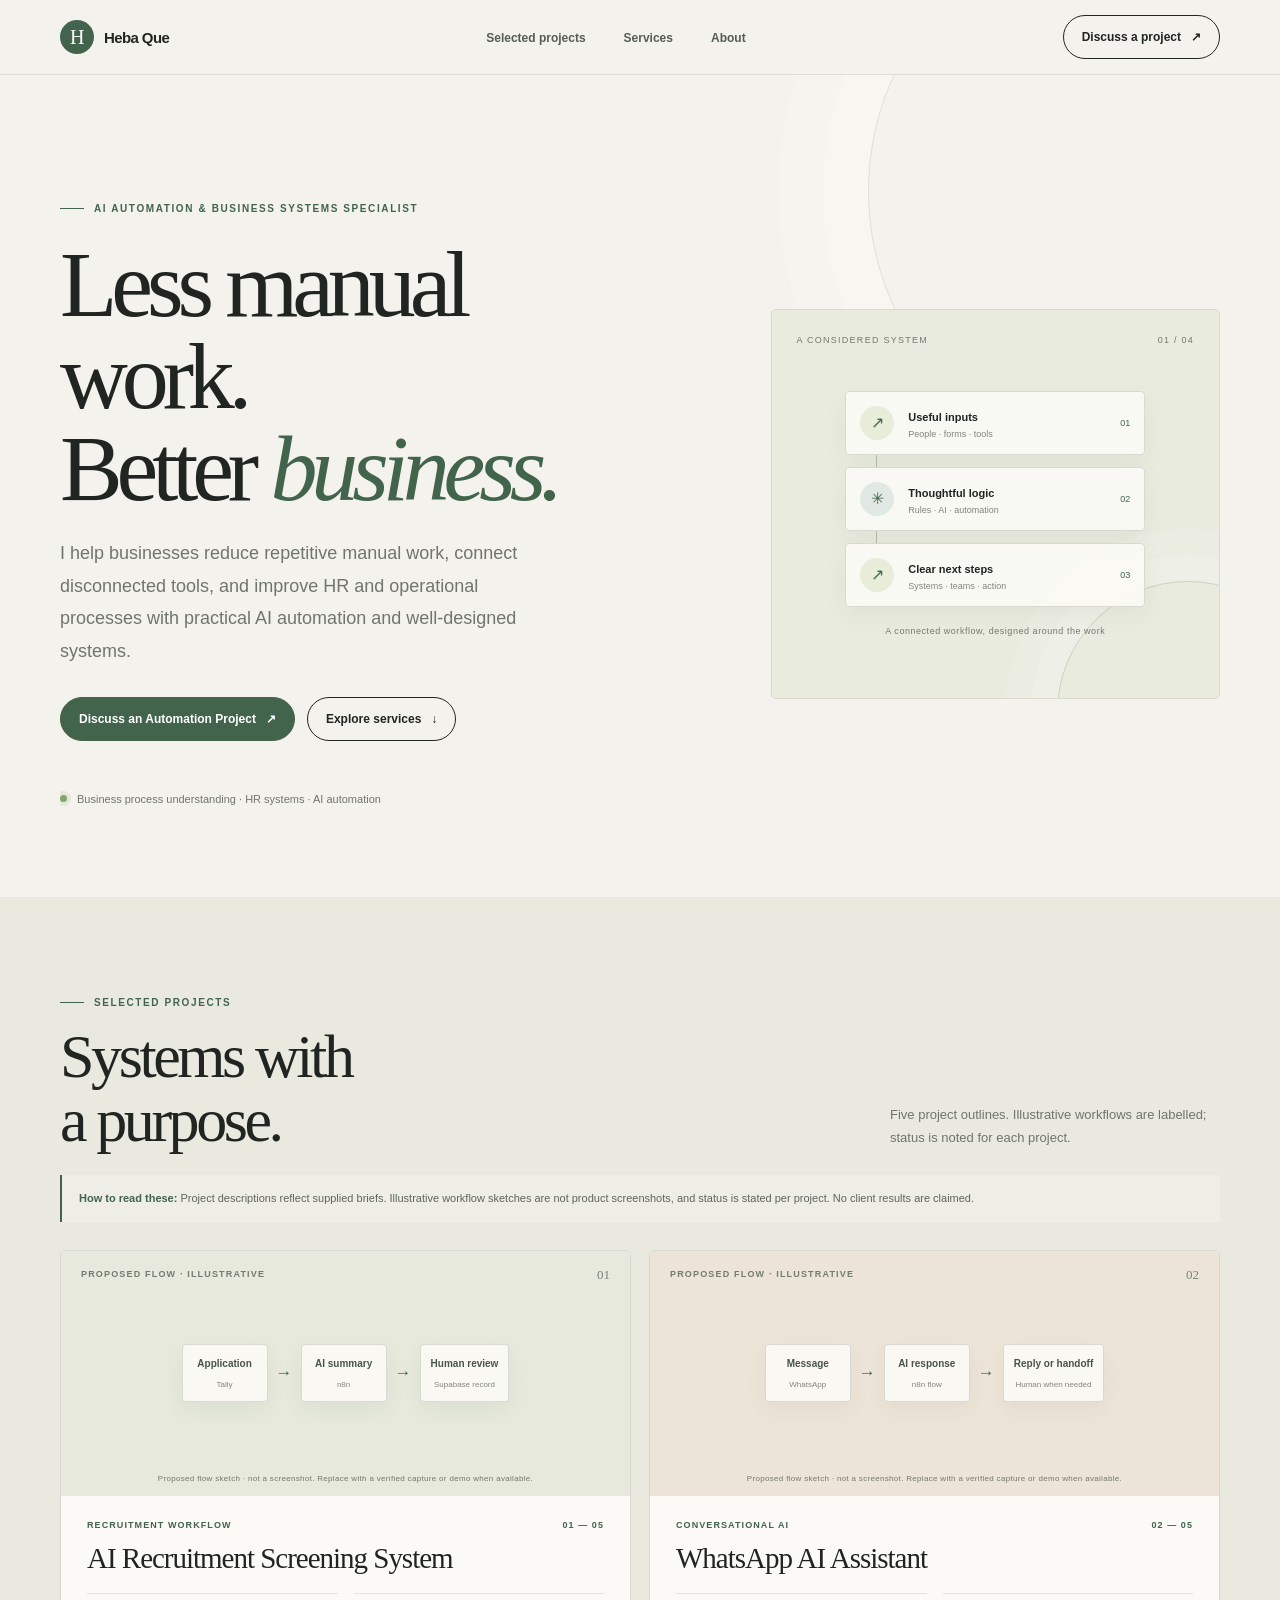
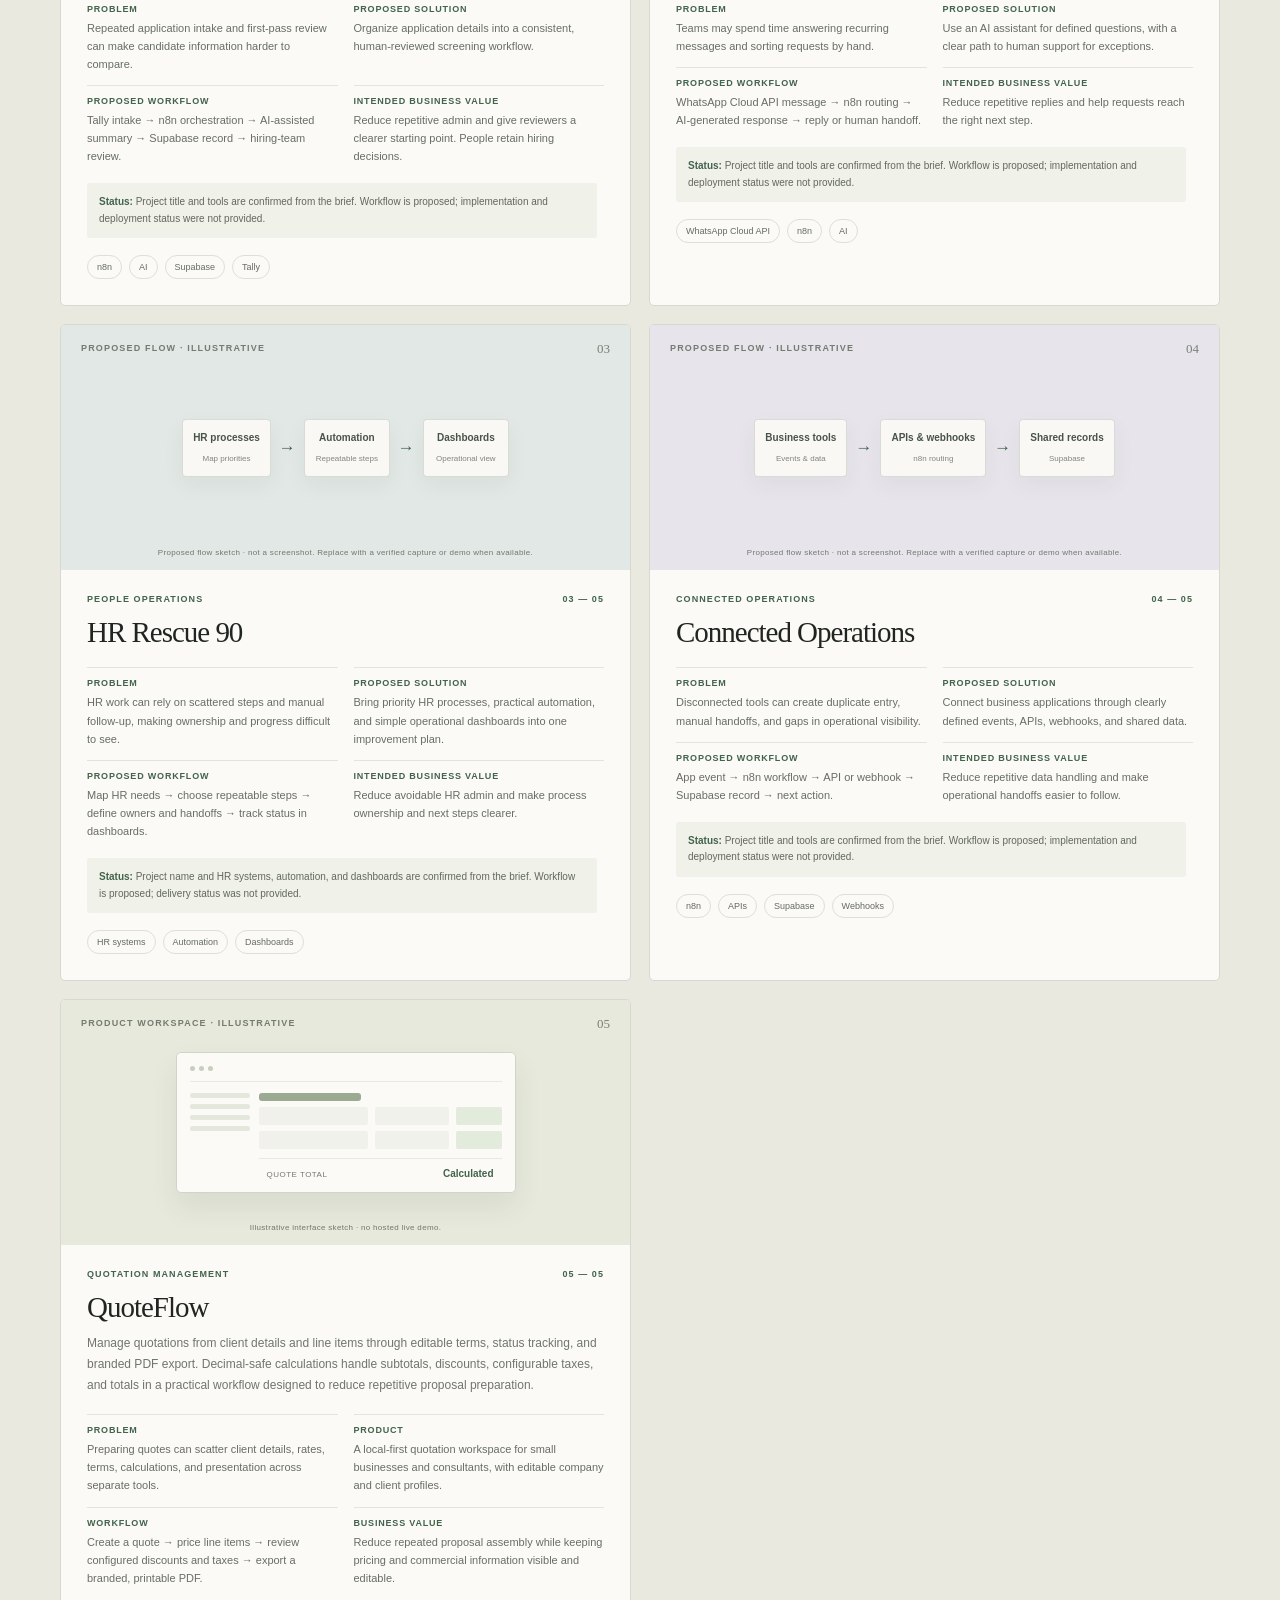
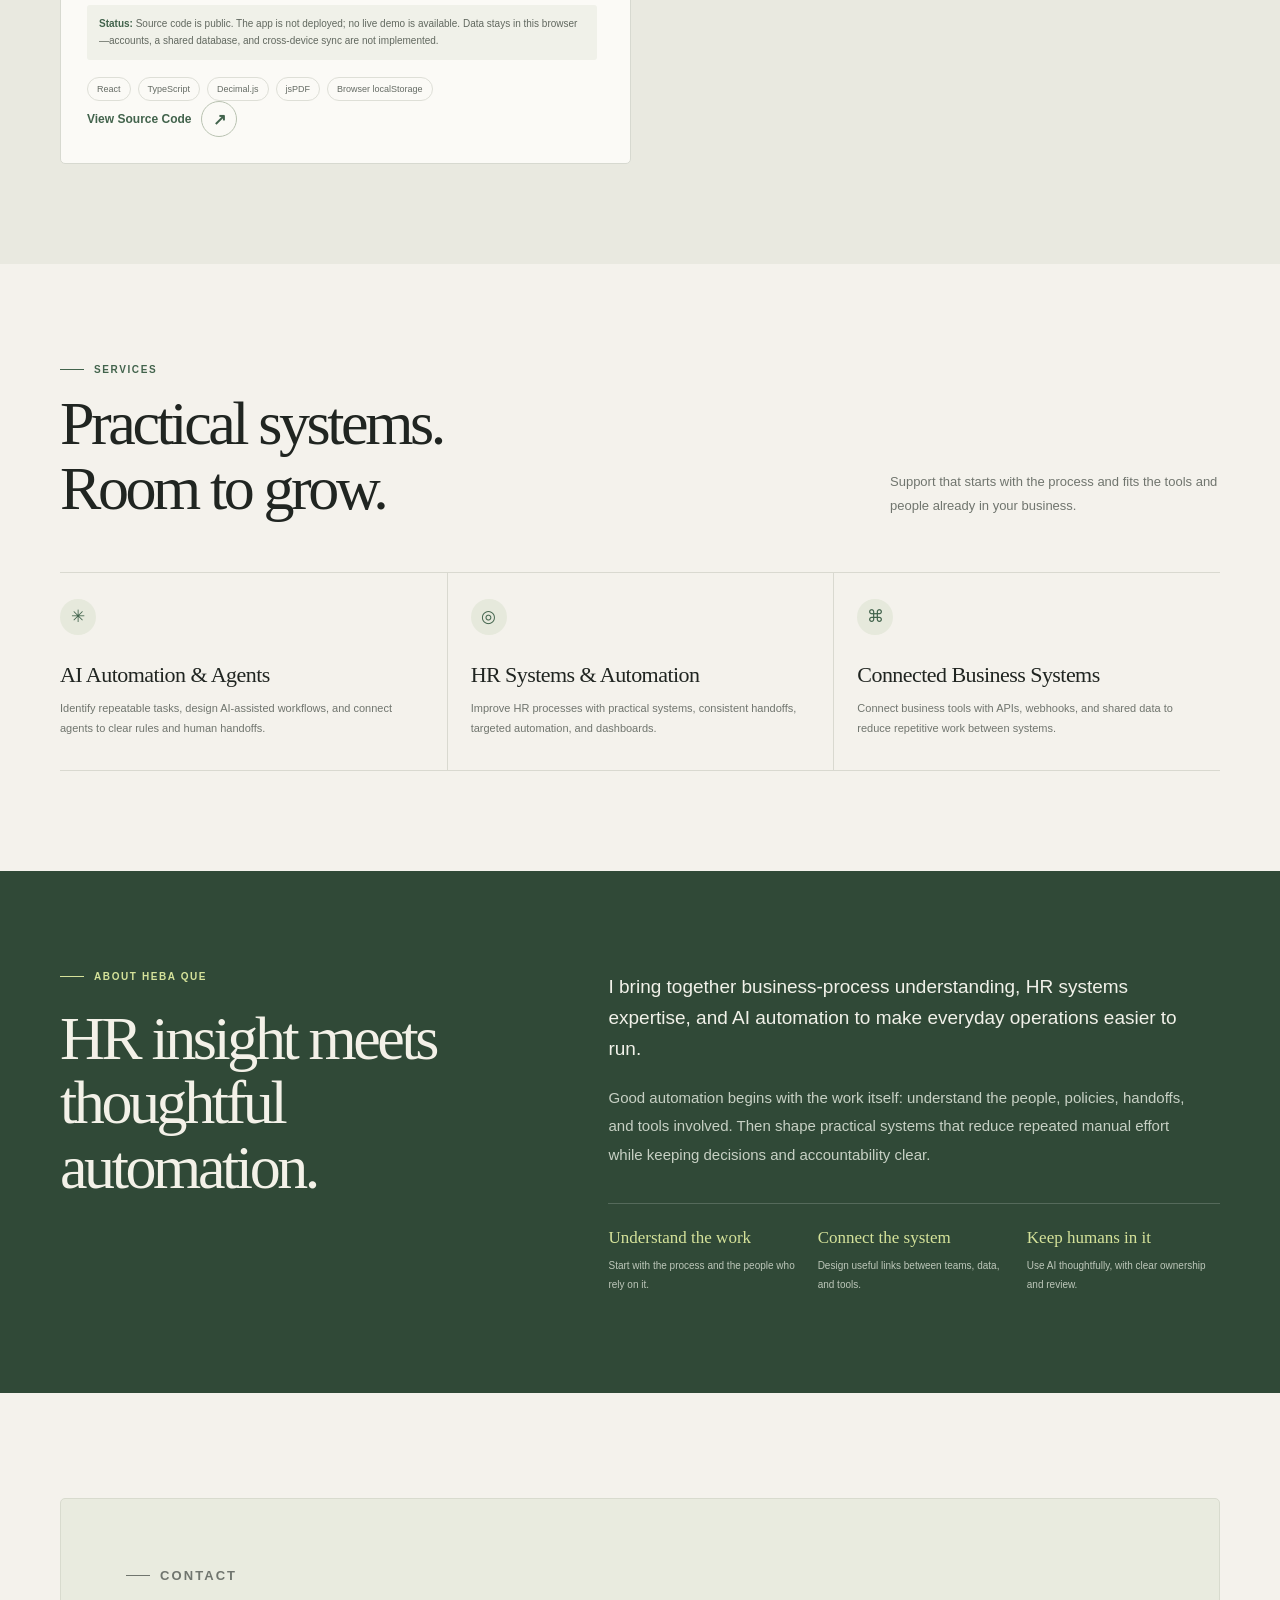
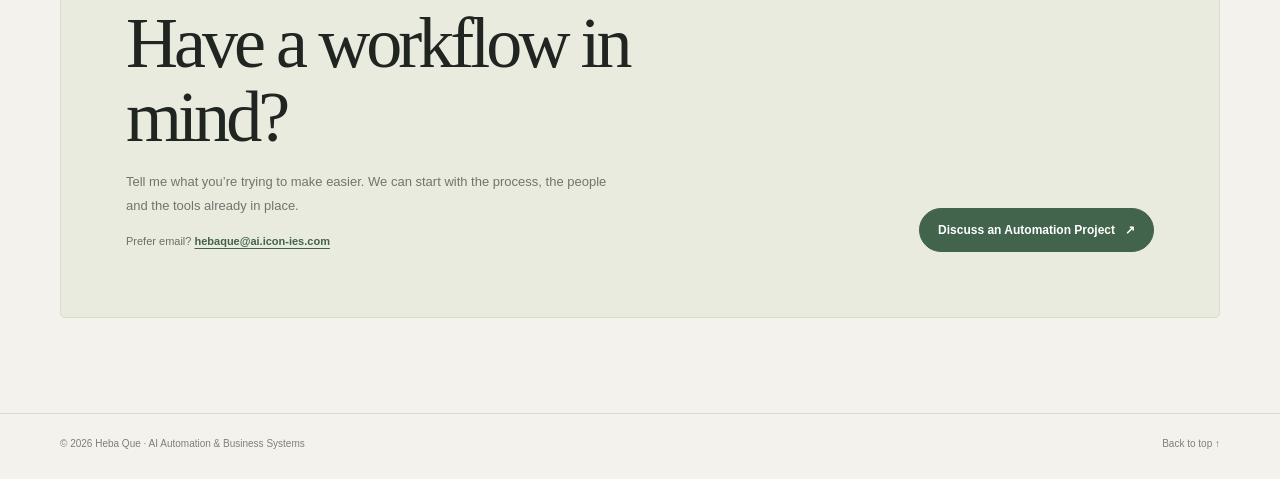
<file: index.html>
<!doctype html>
<html lang="en">
<head>
<meta charset="utf-8">
<meta name="viewport" content="width=device-width, initial-scale=1">
<meta name="theme-color" content="#f4f2ec">
<meta name="description" content="Heba Que helps businesses reduce repetitive manual work, connect tools, and improve HR and operational processes with AI automation.">
<meta property="og:title" content="Heba Que — AI Automation &amp; Business Systems Specialist">
<meta property="og:description" content="Reduce manual work, connect tools, and improve HR and operations with thoughtful AI automation.">
<meta property="og:type" content="website">
<title>Heba Que — AI Automation &amp; Business Systems Specialist</title>
<style>
 .skip-link{position:fixed;top:8px;left:8px;z-index:20;padding:12px 16px;transform:translateY(-150%);border-radius:4px;background:var(--ink);color:#fff;font-size:13px;text-decoration:none}.skip-link:focus{transform:translateY(0)}
.project-truth{margin:-16px 0 28px;padding:14px 17px;border-left:2px solid var(--green);background:#f4f2ec8c;color:#5e655d;font-size:11px;line-height:1.7}.project-truth strong{color:var(--green)}
.project-details{display:grid;grid-template-columns:repeat(2,minmax(0,1fr));gap:12px 16px;margin:18px 0}.project-details div{padding-top:10px;border-top:1px solid #e4e4db}.project-details dt{margin-bottom:5px;color:var(--green);font-size:9px;font-weight:750;letter-spacing:.09em;text-transform:uppercase}.project-details dd{margin:0;color:#676e66;font-size:11px;line-height:1.65}
.evidence-note{margin:15px 0 17px!important;padding:11px 12px;border-radius:3px;background:#f0f1e9;color:#61685f!important;font-size:10px!important;line-height:1.65!important}.evidence-note strong{color:var(--green)}
.visual-caption{position:absolute;bottom:13px;left:12px;right:12px;color:#71786d;font-size:8px;text-align:center;letter-spacing:.04em}

:root{--paper:#f4f2ec;--ink:#202521;--muted:#70756e;--line:#d9d9d0;--green:#42634c;--forest:#304937;--lime:#d5e29a;--card:#fbfaf6;--serif:Georgia,"Times New Roman",serif;--sans:"Avenir Next",Avenir,"Segoe UI",sans-serif;--max:1160px}
*{box-sizing:border-box}html{scroll-behavior:smooth;scroll-padding-top:84px}body{margin:0;background:var(--paper);color:var(--ink);font-family:var(--sans);-webkit-font-smoothing:antialiased}a{color:inherit}button{font:inherit}.wrap{width:min(var(--max),calc(100% - 56px));margin-inline:auto}
header{position:sticky;top:0;z-index:5;border-bottom:1px solid #d9d9d0c2;background:#f4f2ecee;backdrop-filter:blur(12px)}nav{min-height:74px;display:flex;align-items:center;justify-content:space-between;gap:25px}.brand{display:flex;align-items:center;gap:10px;text-decoration:none;font-size:15px;font-weight:700;letter-spacing:-.04em}.mark{display:grid;place-items:center;width:34px;height:34px;border-radius:50%;background:var(--green);color:white;font:20px var(--serif)}.nav-links{display:flex;gap:clamp(18px,3vw,38px);margin:0;padding:0;list-style:none}.nav-links a{color:#555d55;text-decoration:none;font-size:12px;font-weight:600}.nav-links a:hover{color:var(--green)}.nav-cta,.button{display:inline-flex;align-items:center;justify-content:center;gap:10px;min-height:44px;padding:0 18px;border:1px solid var(--ink);border-radius:99px;text-decoration:none;font-size:12px;font-weight:650;transition:.2s}.nav-cta:hover,.button:hover{background:var(--ink);color:white;transform:translateY(-1px)}.button-primary{border-color:var(--green);background:var(--green);color:white}.button-primary:hover{background:var(--forest)}.menu-toggle{display:none}
.hero{position:relative;overflow:hidden;padding:clamp(72px,10vw,130px) 0 92px}.hero:before{content:"";position:absolute;top:-160px;right:-200px;width:550px;height:550px;border:1px solid #dfe0d6;border-radius:50%;box-shadow:0 0 0 45px #ffffff25,0 0 0 90px #ffffff20;pointer-events:none}.hero-grid{position:relative;display:grid;grid-template-columns:1.15fr .85fr;gap:clamp(38px,8vw,108px);align-items:center}.eyebrow{display:flex;align-items:center;gap:10px;margin:0 0 24px;color:var(--green);font-size:10px;font-weight:750;letter-spacing:.16em;text-transform:uppercase}.eyebrow:before{content:"";width:24px;height:1px;background:currentColor}h1,h2,h3,p{margin-top:0}h1{max-width:680px;margin-bottom:23px;font:400 clamp(56px,7.5vw,94px)/.98 var(--serif);letter-spacing:-.065em}h1 em{color:var(--green);font-weight:400}.hero-copy{max-width:500px;margin-bottom:30px;color:var(--muted);font-size:clamp(15px,1.5vw,18px);line-height:1.8}.actions{display:flex;flex-wrap:wrap;gap:12px}.note{display:flex;align-items:center;gap:10px;margin-top:52px;color:var(--muted);font-size:11px}.dot{width:7px;height:7px;border-radius:50%;background:#87a26b;box-shadow:0 0 0 4px #e2e9d8}
.system-card{position:relative;min-height:390px;padding:25px;overflow:hidden;border:1px solid #d8dbce;border-radius:5px;background:#e9ebdf}.system-card:after{content:"";position:absolute;right:-100px;bottom:-145px;width:260px;height:260px;border:1px solid #ccd2c2;border-radius:50%;box-shadow:0 0 0 26px #ffffff20,0 0 0 52px #ffffff19}.card-top{display:flex;justify-content:space-between;color:#71786d;font-size:9px;letter-spacing:.14em;text-transform:uppercase}.flow{position:relative;z-index:1;display:flex;flex-direction:column;gap:12px;width:min(100%,300px);margin:46px auto 0}.flow-node{display:grid;grid-template-columns:36px 1fr auto;align-items:center;gap:12px;min-height:64px;padding:10px 14px;border:1px solid #d7dacd;border-radius:4px;background:#fbfaf6ed;box-shadow:0 8px 24px #2732270d}.flow-icon{display:grid;place-items:center;width:34px;height:34px;border-radius:50%;background:#e8edda;color:var(--green)}.flow-node:nth-child(2) .flow-icon{background:#f3e3d8;color:#a26048}.flow-node:nth-child(3) .flow-icon{background:#e1e9e4}.flow-node b{font-size:11px}.flow-node small{display:block;margin-top:4px;color:#81867d;font-size:9px}.flow-node .num{color:var(--green);font-size:9px}.flow-link{width:1px;height:12px;margin:-12px 0 -12px 31px;background:#aeb9a4}.caption{position:relative;z-index:1;margin:19px 0 0;color:#747a70;font-size:9px;text-align:center;letter-spacing:.06em}
.section{padding:100px 0}.projects{background:#e9e9e0}.section-head{display:flex;align-items:end;justify-content:space-between;gap:30px;margin-bottom:38px}.section-head .eyebrow{margin-bottom:16px}h2{margin-bottom:0;font:400 clamp(40px,5vw,62px)/1.04 var(--serif);letter-spacing:-.055em}.intro{max-width:330px;margin:0 0 3px;color:var(--muted);font-size:13px;line-height:1.8}.project-grid{display:grid;grid-template-columns:repeat(2,minmax(0,1fr));gap:18px}.project-card{overflow:hidden;border:1px solid #d7d9d0;border-radius:5px;background:var(--card)}.visual{position:relative;display:grid;place-items:center;min-height:245px;padding:24px;overflow:hidden;background:#e6e9dc}.project-card:nth-child(2) .visual{background:#ede4d8}.project-card:nth-child(3) .visual{background:#e2e8e5}.project-card:nth-child(4) .visual{background:#e7e5eb}.visual-label{position:absolute;top:18px;left:20px;color:#747b70;font-size:9px;font-weight:650;letter-spacing:.13em;text-transform:uppercase}.visual-no{position:absolute;top:16px;right:20px;color:#7a8076;font:13px var(--serif)}.mini-flow{width:min(100%,405px);display:flex;align-items:center;justify-content:center;gap:8px}.mini-box{display:grid;place-items:center;min-height:58px;min-width:86px;padding:9px 10px;border:1px solid #4957472e;border-radius:4px;background:#fbfaf6e8;box-shadow:0 8px 22px #3039300d;color:#495448;font-size:9px;text-align:center}.mini-box b{font-size:10px}.mini-box small{display:block;margin-top:4px;color:#81867d;font-size:8px}.symbol{color:var(--green);font-size:17px}.screen{width:min(100%,340px);padding:13px;border:1px solid #d1d5c8;border-radius:5px;background:#fbfaf6;box-shadow:0 14px 28px #313b3014}.screen-bar{display:flex;gap:4px;padding-bottom:10px;border-bottom:1px solid #e8e8df}.screen-bar i{width:5px;height:5px;border-radius:50%;background:#c8cfc0}.screen-body{display:grid;grid-template-columns:60px 1fr;gap:9px;padding-top:11px}.screen-side,.screen-main{display:flex;flex-direction:column;gap:6px}.screen-side i{height:5px;border-radius:4px;background:#e3e7dc}.screen-title{width:42%;height:8px;border-radius:3px;background:#9aab92}.screen-row{display:grid;grid-template-columns:1.2fr .8fr .5fr;gap:7px}.screen-row i{height:18px;border-radius:2px;background:#f0f1eb}.screen-row i:last-child{background:#e2ebdc}.screen-total{display:flex;align-items:end;justify-content:space-between;gap:8px;margin-top:3px;padding:9px 8px 0;border-top:1px solid #e8e8df;color:#737a70;font-size:8px;letter-spacing:.06em}.screen-total b{color:var(--green);font-size:10px;letter-spacing:0}.ops-map{display:grid;grid-template-columns:repeat(3,auto);align-items:center;gap:12px 9px}.ops-node{display:grid;place-items:center;width:92px;height:49px;border:1px solid #d5d6df;border-radius:4px;background:#fbfaf6e8;color:#515362;font-size:9px;text-align:center}.ops-node.accent{border-color:#b5c0ad;background:#eef0e8;color:var(--green)}.ops-arrow{color:#898c99;font-size:15px;text-align:center}.project-info{padding:24px 26px 26px}.project-meta{display:flex;justify-content:space-between;gap:16px;margin-bottom:12px;color:var(--green);font-size:9px;font-weight:700;letter-spacing:.12em;text-transform:uppercase}.project-info h3{margin-bottom:9px;font:400 clamp(22px,2.5vw,29px) var(--serif);letter-spacing:-.035em}.project-info p{max-width:510px;margin-bottom:18px;color:var(--muted);font-size:12px;line-height:1.75}.tags{display:flex;flex-wrap:wrap;gap:7px}.tag{padding:6px 9px;border:1px solid #dedfd7;border-radius:99px;color:#656b64;font-size:9px}
.capability-grid{display:grid;grid-template-columns:repeat(3,1fr);margin-top:52px;border-block:1px solid var(--line)}.capability{padding:26px 23px 31px 0}.capability+.capability{padding-left:23px;border-left:1px solid var(--line)}.cap-icon{display:grid;place-items:center;width:36px;height:36px;margin-bottom:27px;border-radius:50%;background:#e6e9dc;color:var(--green);font:17px var(--serif)}.capability h3{margin-bottom:11px;font:400 22px var(--serif);letter-spacing:-.025em}.capability p{margin:0;color:var(--muted);font-size:11px;line-height:1.8}
.about{background:var(--forest);color:#f3f1e8}.about-grid{display:grid;grid-template-columns:.8fr 1.2fr;gap:clamp(50px,11vw,150px)}.about .eyebrow{color:var(--lime)}.about h2{max-width:400px}.about-copy p{max-width:590px;color:#c7d0c4;font-size:15px;line-height:1.9}.about-copy p:first-child{color:#f1f1e9;font-size:19px;line-height:1.65}.principles{display:grid;grid-template-columns:repeat(3,1fr);gap:16px;margin-top:34px;padding-top:24px;border-top:1px solid #ffffff2e}.principle b{display:block;margin-bottom:7px;color:var(--lime);font:17px var(--serif)}.principle span{color:#bdc7ba;font-size:10px;line-height:1.6}
.contact{padding:105px 0 95px}.contact-panel{display:grid;grid-template-columns:1fr auto;align-items:end;gap:30px;padding:clamp(30px,6vw,65px);border:1px solid #d8dbce;border-radius:5px;background:#e9ebdf}.contact-panel .eyebrow{margin-bottom:18px}.contact-panel h2{max-width:650px;margin-bottom:15px;font-size:clamp(42px,6vw,72px)}.contact-panel p{max-width:500px;margin:0;color:var(--muted);font-size:13px;line-height:1.8}.contact-panel .contact-email{margin-top:15px;color:#697169;font-size:11px}.contact-email a{color:var(--green);font-weight:700;text-underline-offset:3px}.contact-cta{white-space:nowrap}.contact-link{display:inline-flex;align-items:center;gap:10px;color:var(--green);font-size:12px;font-weight:700;text-decoration:none;white-space:nowrap}.contact-link span{display:grid;place-items:center;width:36px;height:36px;border:1px solid #b9c2b1;border-radius:50%;font-size:16px}
footer{padding:24px 0 30px;border-top:1px solid var(--line)}.footer-inner{display:flex;align-items:center;justify-content:space-between;gap:20px}.footer-copy,.footer-back{color:#7b8079;font-size:10px}.footer-back{text-decoration:none}:focus-visible{outline:2px solid #bb744f;outline-offset:4px}
@media(max-width:820px){.project-details{grid-template-columns:1fr;gap:8px}.mini-box{min-width:0;padding-inline:6px}.mini-flow{gap:6px}.hero-grid{grid-template-columns:1.05fr .95fr;gap:30px}.system-card{min-height:350px;padding:21px}.visual{min-height:220px}.mini-box{min-width:72px}.capability-grid{grid-template-columns:repeat(2,1fr)}.capability:nth-child(3){padding-left:0;border-left:0;border-top:1px solid var(--line)}.capability:nth-child(4){border-top:1px solid var(--line)}.about-grid{gap:45px}}
@media(max-width:620px){.capability-grid{grid-template-columns:1fr}.capability+.capability{padding-left:0;border-left:0;border-top:1px solid var(--line)}.project-details{grid-template-columns:1fr;gap:8px}.project-truth{margin-top:-8px}.mini-flow{gap:4px}.mini-box{min-width:0;flex:1;padding-inline:5px}.ops-map{width:100%;gap:8px 4px}.ops-node{width:100%;padding:4px;font-size:8px}.wrap{width:min(calc(100% - 36px),var(--max))}nav{min-height:66px}.nav-cta{display:none}.menu-toggle{display:grid;place-items:center;width:42px;height:42px;border:1px solid var(--line);border-radius:50%;background:none;color:var(--ink);cursor:pointer}.nav-links{position:absolute;inset:65px 0 auto;display:none;flex-direction:column;gap:0;padding:8px 18px 16px;border-bottom:1px solid var(--line);background:var(--paper)}.nav-links.is-open{display:flex}.nav-links a{display:block;padding:13px 0;font-size:14px}.hero{padding:66px 0 70px}.hero-grid{grid-template-columns:1fr;gap:38px}h1{font-size:clamp(55px,15vw,78px)}.note{margin-top:34px}.system-card{min-height:345px}.section{padding:75px 0}.section-head{display:block;margin-bottom:28px}.intro{margin-top:18px}.project-grid{grid-template-columns:1fr;gap:14px}.visual{min-height:225px}.project-info{padding:22px}.capability-grid{margin-top:35px}.capability{padding:22px 14px 24px 0}.capability+.capability{padding-left:14px}.capability:nth-child(3){padding-left:0}.capability h3{font-size:19px}.about-grid{grid-template-columns:1fr;gap:32px}.about-copy p:first-child{font-size:17px}.principles{gap:12px}.principle span{font-size:9px}.contact{padding:75px 0 70px}.contact-panel{grid-template-columns:1fr;gap:24px;padding:29px 23px}.contact-panel h2{font-size:clamp(42px,12vw,59px)}.footer-inner{align-items:flex-start;flex-direction:column;gap:9px}}
@media(prefers-reduced-motion:reduce){*,*::before,*::after{scroll-behavior:auto!important;transition-duration:.01ms!important;animation-duration:.01ms!important}}
</style>
</head>
<body>
<a class="skip-link" href="#top">Skip to content</a>
<header><nav class="wrap" aria-label="Main navigation">
<a class="brand" href="#top" aria-label="Heba Que, back to top"><span class="mark" aria-hidden="true">H</span>Heba Que</a>
<button class="menu-toggle" type="button" aria-expanded="false" aria-controls="primary-links" aria-label="Open navigation">☰</button>
<ul class="nav-links" id="primary-links"><li><a href="#projects">Selected projects</a></li><li><a href="#capabilities">Services</a></li><li><a href="#about">About</a></li></ul>
<a class="nav-cta" href="#contact">Discuss a project <span aria-hidden="true">↗</span></a>
</nav></header>
<main id="top" tabindex="-1">
<section class="hero wrap" aria-labelledby="hero-title"><div class="hero-grid"><div>
<p class="eyebrow">AI Automation &amp; Business Systems Specialist</p><h1 id="hero-title">Less manual work.<br>Better <em>business.</em></h1>
<p class="hero-copy">I help businesses reduce repetitive manual work, connect disconnected tools, and improve HR and operational processes with practical AI automation and well-designed systems.</p>
<div class="actions"><a class="button button-primary" href="#contact">Discuss an Automation Project <span aria-hidden="true">↗</span></a><a class="button" href="#capabilities">Explore services <span aria-hidden="true">↓</span></a></div>
<div class="note"><span class="dot" aria-hidden="true"></span>Business process understanding · HR systems · AI automation</div></div>
<div class="system-card" aria-label="Illustration of a connected business workflow"><div class="card-top"><span>A considered system</span><span>01 / 04</span></div>
<div class="flow" aria-hidden="true"><div class="flow-node"><span class="flow-icon">↗</span><span><b>Useful inputs</b><small>People · forms · tools</small></span><span class="num">01</span></div><div class="flow-link"></div><div class="flow-node"><span class="flow-icon">✳</span><span><b>Thoughtful logic</b><small>Rules · AI · automation</small></span><span class="num">02</span></div><div class="flow-link"></div><div class="flow-node"><span class="flow-icon">↗</span><span><b>Clear next steps</b><small>Systems · teams · action</small></span><span class="num">03</span></div></div><p class="caption">A connected workflow, designed around the work</p></div></div></section>

<section class="section projects" id="projects" aria-labelledby="projects-title"><div class="wrap">
<div class="section-head"><div><p class="eyebrow">Selected projects</p><h2 id="projects-title">Systems with<br>a purpose.</h2></div><p class="intro">Five project outlines. Illustrative workflows are labelled; status is noted for each project.</p></div>
<p class="project-truth"><strong>How to read these:</strong> Project descriptions reflect supplied briefs. Illustrative workflow sketches are not product screenshots, and status is stated per project. No client results are claimed.</p>
        <div class="project-grid">
<article class="project-card">
  <div class="visual"><span class="visual-label">Proposed flow · illustrative</span><span class="visual-no">01</span>
    <div class="mini-flow" aria-hidden="true"><div class="mini-box"><b>Application</b><small>Tally</small></div><span class="symbol">→</span><div class="mini-box"><b>AI summary</b><small>n8n</small></div><span class="symbol">→</span><div class="mini-box"><b>Human review</b><small>Supabase record</small></div></div>
    <span class="visual-caption">Proposed flow sketch · not a screenshot. Replace with a verified capture or demo when available.</span>
  </div>
  <div class="project-info"><div class="project-meta"><span>Recruitment workflow</span><span>01 — 05</span></div>
    <h3>AI Recruitment Screening System</h3>
    <dl class="project-details">
      <div><dt>Problem</dt><dd>Repeated application intake and first-pass review can make candidate information harder to compare.</dd></div>
      <div><dt>Proposed solution</dt><dd>Organize application details into a consistent, human-reviewed screening workflow.</dd></div>
      <div><dt>Proposed workflow</dt><dd>Tally intake → n8n orchestration → AI-assisted summary → Supabase record → hiring-team review.</dd></div>
      <div><dt>Intended business value</dt><dd>Reduce repetitive admin and give reviewers a clearer starting point. People retain hiring decisions.</dd></div>
    </dl>
    <p class="evidence-note"><strong>Status:</strong> Project title and tools are confirmed from the brief. Workflow is proposed; implementation and deployment status were not provided.</p>
    <div class="tags"><span class="tag">n8n</span><span class="tag">AI</span><span class="tag">Supabase</span><span class="tag">Tally</span></div>
  </div>
</article>
<article class="project-card">
  <div class="visual"><span class="visual-label">Proposed flow · illustrative</span><span class="visual-no">02</span>
    <div class="mini-flow" aria-hidden="true"><div class="mini-box"><b>Message</b><small>WhatsApp</small></div><span class="symbol">→</span><div class="mini-box"><b>AI response</b><small>n8n flow</small></div><span class="symbol">→</span><div class="mini-box"><b>Reply or handoff</b><small>Human when needed</small></div></div>
    <span class="visual-caption">Proposed flow sketch · not a screenshot. Replace with a verified capture or demo when available.</span>
  </div>
  <div class="project-info"><div class="project-meta"><span>Conversational AI</span><span>02 — 05</span></div>
    <h3>WhatsApp AI Assistant</h3>
    <dl class="project-details">
      <div><dt>Problem</dt><dd>Teams may spend time answering recurring messages and sorting requests by hand.</dd></div>
      <div><dt>Proposed solution</dt><dd>Use an AI assistant for defined questions, with a clear path to human support for exceptions.</dd></div>
      <div><dt>Proposed workflow</dt><dd>WhatsApp Cloud API message → n8n routing → AI-generated response → reply or human handoff.</dd></div>
      <div><dt>Intended business value</dt><dd>Reduce repetitive replies and help requests reach the right next step.</dd></div>
    </dl>
    <p class="evidence-note"><strong>Status:</strong> Project title and tools are confirmed from the brief. Workflow is proposed; implementation and deployment status were not provided.</p>
    <div class="tags"><span class="tag">WhatsApp Cloud API</span><span class="tag">n8n</span><span class="tag">AI</span></div>
  </div>
</article>
<article class="project-card">
  <div class="visual"><span class="visual-label">Proposed flow · illustrative</span><span class="visual-no">03</span>
    <div class="mini-flow" aria-hidden="true"><div class="mini-box"><b>HR processes</b><small>Map priorities</small></div><span class="symbol">→</span><div class="mini-box"><b>Automation</b><small>Repeatable steps</small></div><span class="symbol">→</span><div class="mini-box"><b>Dashboards</b><small>Operational view</small></div></div>
    <span class="visual-caption">Proposed flow sketch · not a screenshot. Replace with a verified capture or demo when available.</span>
  </div>
  <div class="project-info"><div class="project-meta"><span>People operations</span><span>03 — 05</span></div>
    <h3>HR Rescue 90</h3>
    <dl class="project-details">
      <div><dt>Problem</dt><dd>HR work can rely on scattered steps and manual follow-up, making ownership and progress difficult to see.</dd></div>
      <div><dt>Proposed solution</dt><dd>Bring priority HR processes, practical automation, and simple operational dashboards into one improvement plan.</dd></div>
      <div><dt>Proposed workflow</dt><dd>Map HR needs → choose repeatable steps → define owners and handoffs → track status in dashboards.</dd></div>
      <div><dt>Intended business value</dt><dd>Reduce avoidable HR admin and make process ownership and next steps clearer.</dd></div>
    </dl>
    <p class="evidence-note"><strong>Status:</strong> Project name and HR systems, automation, and dashboards are confirmed from the brief. Workflow is proposed; delivery status was not provided.</p>
    <div class="tags"><span class="tag">HR systems</span><span class="tag">Automation</span><span class="tag">Dashboards</span></div>
  </div>
</article>
<article class="project-card">
  <div class="visual"><span class="visual-label">Proposed flow · illustrative</span><span class="visual-no">04</span>
    <div class="mini-flow" aria-hidden="true"><div class="mini-box"><b>Business tools</b><small>Events &amp; data</small></div><span class="symbol">→</span><div class="mini-box"><b>APIs &amp; webhooks</b><small>n8n routing</small></div><span class="symbol">→</span><div class="mini-box"><b>Shared records</b><small>Supabase</small></div></div>
    <span class="visual-caption">Proposed flow sketch · not a screenshot. Replace with a verified capture or demo when available.</span>
  </div>
  <div class="project-info"><div class="project-meta"><span>Connected operations</span><span>04 — 05</span></div>
    <h3>Connected Operations</h3>
    <dl class="project-details">
      <div><dt>Problem</dt><dd>Disconnected tools can create duplicate entry, manual handoffs, and gaps in operational visibility.</dd></div>
      <div><dt>Proposed solution</dt><dd>Connect business applications through clearly defined events, APIs, webhooks, and shared data.</dd></div>
      <div><dt>Proposed workflow</dt><dd>App event → n8n workflow → API or webhook → Supabase record → next action.</dd></div>
      <div><dt>Intended business value</dt><dd>Reduce repetitive data handling and make operational handoffs easier to follow.</dd></div>
    </dl>
    <p class="evidence-note"><strong>Status:</strong> Project title and tools are confirmed from the brief. Workflow is proposed; implementation and deployment status were not provided.</p>
    <div class="tags"><span class="tag">n8n</span><span class="tag">APIs</span><span class="tag">Supabase</span><span class="tag">Webhooks</span></div>
  </div>
</article>
<article class="project-card">
  <div class="visual"><span class="visual-label">Product workspace · illustrative</span><span class="visual-no">05</span>
    <div class="screen" aria-hidden="true"><div class="screen-bar"><i></i><i></i><i></i></div><div class="screen-body"><div class="screen-side"><i></i><i></i><i></i><i></i></div><div class="screen-main"><div class="screen-title"></div><div class="screen-row"><i></i><i></i><i></i></div><div class="screen-row"><i></i><i></i><i></i></div><div class="screen-total"><span>QUOTE TOTAL</span><b>Calculated</b></div></div></div></div>
    <span class="visual-caption">Illustrative interface sketch · no hosted live demo.</span>
  </div>
  <div class="project-info"><div class="project-meta"><span>Quotation management</span><span>05 — 05</span></div>
    <h3>QuoteFlow</h3>
    <p>Manage quotations from client details and line items through editable terms, status tracking, and branded PDF export. Decimal-safe calculations handle subtotals, discounts, configurable taxes, and totals in a practical workflow designed to reduce repetitive proposal preparation.</p>
    <dl class="project-details">
      <div><dt>Problem</dt><dd>Preparing quotes can scatter client details, rates, terms, calculations, and presentation across separate tools.</dd></div>
      <div><dt>Product</dt><dd>A local-first quotation workspace for small businesses and consultants, with editable company and client profiles.</dd></div>
      <div><dt>Workflow</dt><dd>Create a quote → price line items → review configured discounts and taxes → export a branded, printable PDF.</dd></div>
      <div><dt>Business value</dt><dd>Reduce repeated proposal assembly while keeping pricing and commercial information visible and editable.</dd></div>
    </dl>
    <p class="evidence-note"><strong>Status:</strong> Source code is public. The app is not deployed; no live demo is available. Data stays in this browser—accounts, a shared database, and cross-device sync are not implemented.</p>
    <div class="tags"><span class="tag">React</span><span class="tag">TypeScript</span><span class="tag">Decimal.js</span><span class="tag">jsPDF</span><span class="tag">Browser localStorage</span></div>
    <a class="contact-link" href="https://github.com/hebaque/quoteflow" target="_blank" rel="noopener noreferrer">View Source Code <span aria-hidden="true">↗</span></a>
  </div>
</article>
</div></div></section>

<section class="section wrap" id="capabilities" aria-labelledby="capabilities-title">
  <div class="section-head"><div><p class="eyebrow">Services</p><h2 id="capabilities-title">Practical systems.<br>Room to grow.</h2></div><p class="intro">Support that starts with the process and fits the tools and people already in your business.</p></div>
  <div class="capability-grid">
    <article class="capability"><span class="cap-icon" aria-hidden="true">✳</span><h3>AI Automation &amp; Agents</h3><p>Identify repeatable tasks, design AI-assisted workflows, and connect agents to clear rules and human handoffs.</p></article>
    <article class="capability"><span class="cap-icon" aria-hidden="true">◎</span><h3>HR Systems &amp; Automation</h3><p>Improve HR processes with practical systems, consistent handoffs, targeted automation, and dashboards.</p></article>
    <article class="capability"><span class="cap-icon" aria-hidden="true">⌘</span><h3>Connected Business Systems</h3><p>Connect business tools with APIs, webhooks, and shared data to reduce repetitive work between systems.</p></article>
  </div>
</section>

<section class="section about" id="about" aria-labelledby="about-title"><div class="wrap about-grid"><div><p class="eyebrow">About Heba Que</p><h2 id="about-title">HR insight meets thoughtful automation.</h2></div><div class="about-copy"><p>I bring together business-process understanding, HR systems expertise, and AI automation to make everyday operations easier to run.</p><p>Good automation begins with the work itself: understand the people, policies, handoffs, and tools involved. Then shape practical systems that reduce repeated manual effort while keeping decisions and accountability clear.</p><div class="principles"><div class="principle"><b>Understand the work</b><span>Start with the process and the people who rely on it.</span></div><div class="principle"><b>Connect the system</b><span>Design useful links between teams, data, and tools.</span></div><div class="principle"><b>Keep humans in it</b><span>Use AI thoughtfully, with clear ownership and review.</span></div></div></div></div></section>

<section class="contact wrap" id="contact" aria-labelledby="contact-title"><div class="contact-panel"><div><p class="eyebrow">Contact</p><h2 id="contact-title">Have a workflow in mind?</h2><p>Tell me what you’re trying to make easier. We can start with the process, the people and the tools already in place.</p><p class="contact-email">Prefer email? <a href="mailto:hebaque@ai.icon-ies.com">hebaque@ai.icon-ies.com</a></p></div><a class="button button-primary contact-cta" href="mailto:hebaque@ai.icon-ies.com?subject=Discuss%20an%20Automation%20Project">Discuss an Automation Project <span aria-hidden="true">↗</span></a></div></section>
</main>
<footer><div class="wrap footer-inner"><span class="footer-copy">© <span id="year">2026</span> Heba Que · AI Automation &amp; Business Systems</span><a class="footer-back" href="#top">Back to top ↑</a></div></footer>
<script>
(()=>{const toggle=document.querySelector('.menu-toggle');const links=document.querySelector('.nav-links');const close=()=>{toggle.setAttribute('aria-expanded','false');toggle.setAttribute('aria-label','Open navigation');links.classList.remove('is-open')};toggle.addEventListener('click',()=>{const open=toggle.getAttribute('aria-expanded')!=='true';toggle.setAttribute('aria-expanded',String(open));toggle.setAttribute('aria-label',open?'Close navigation':'Open navigation');links.classList.toggle('is-open',open)});links.addEventListener('click',e=>{if(e.target.closest('a'))close()});document.querySelector('#year').textContent=new Date().getFullYear()})();
</script>
</body></html>
</file>
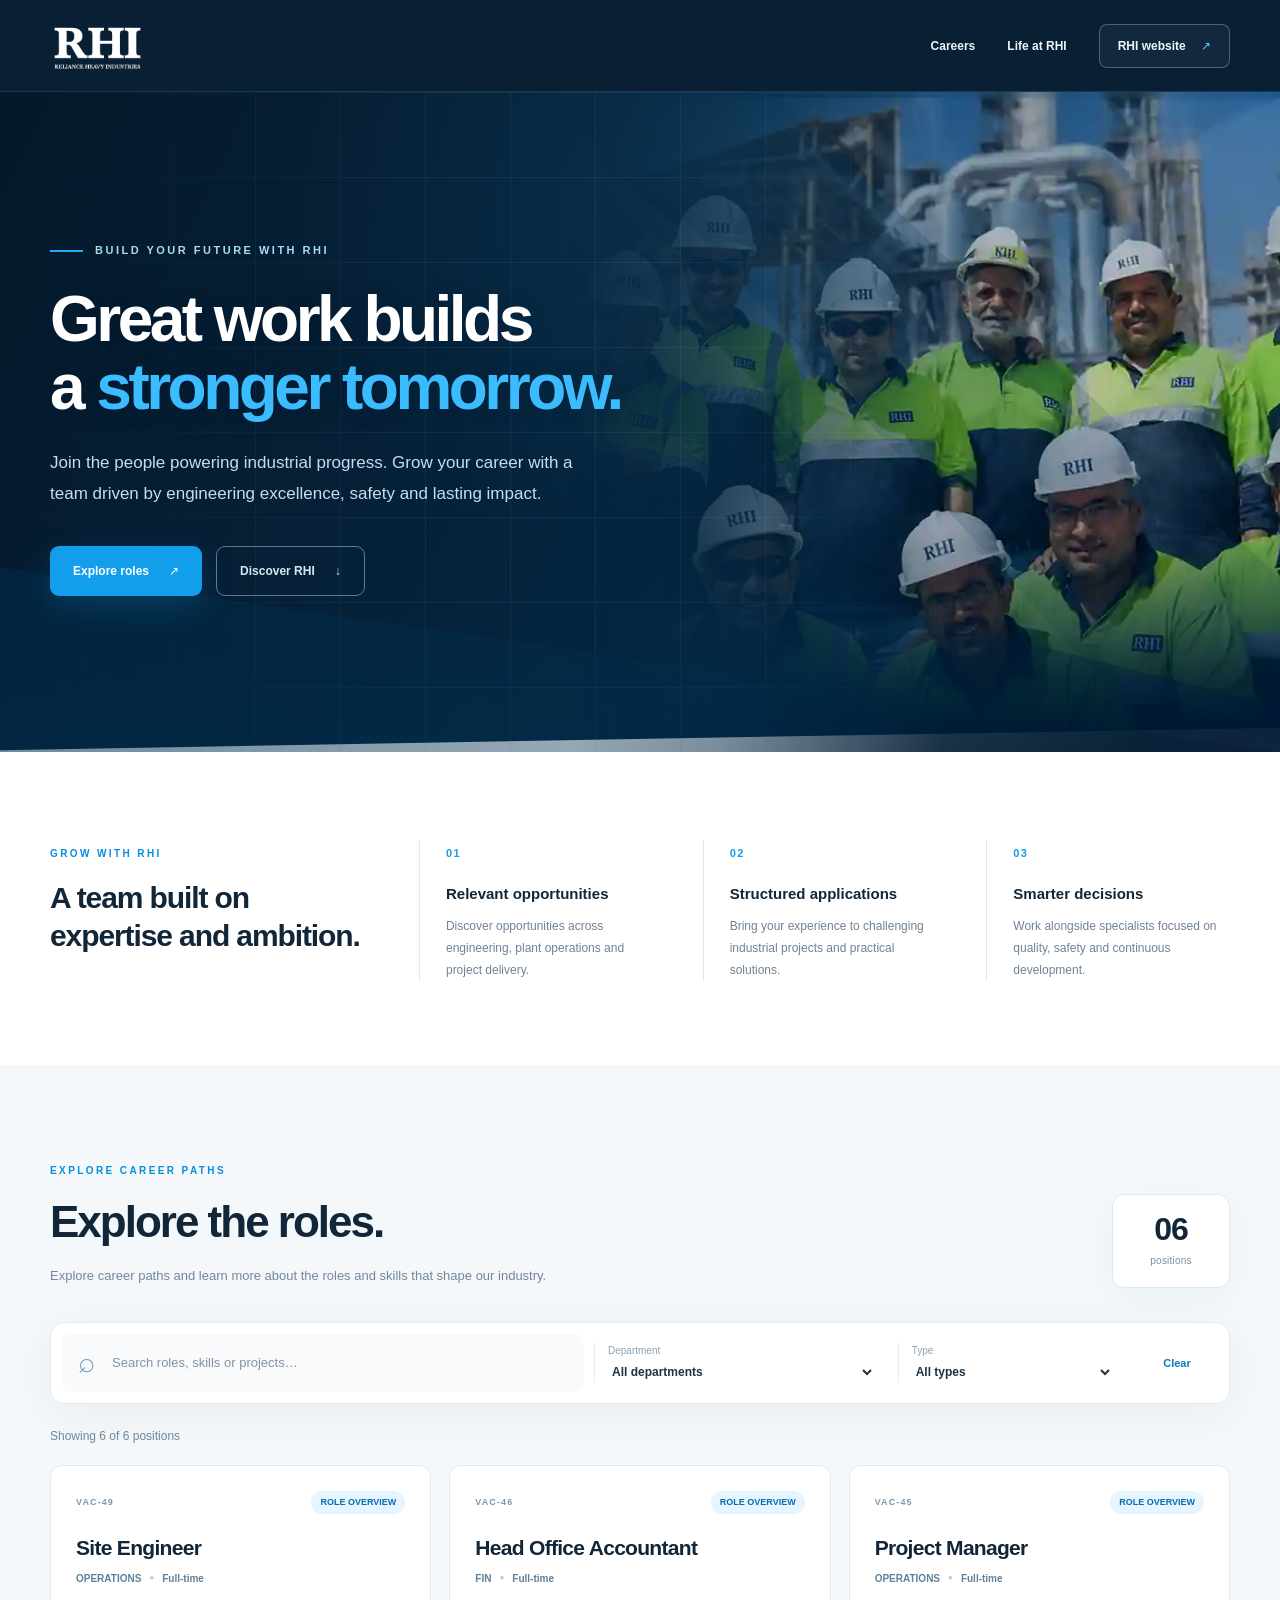
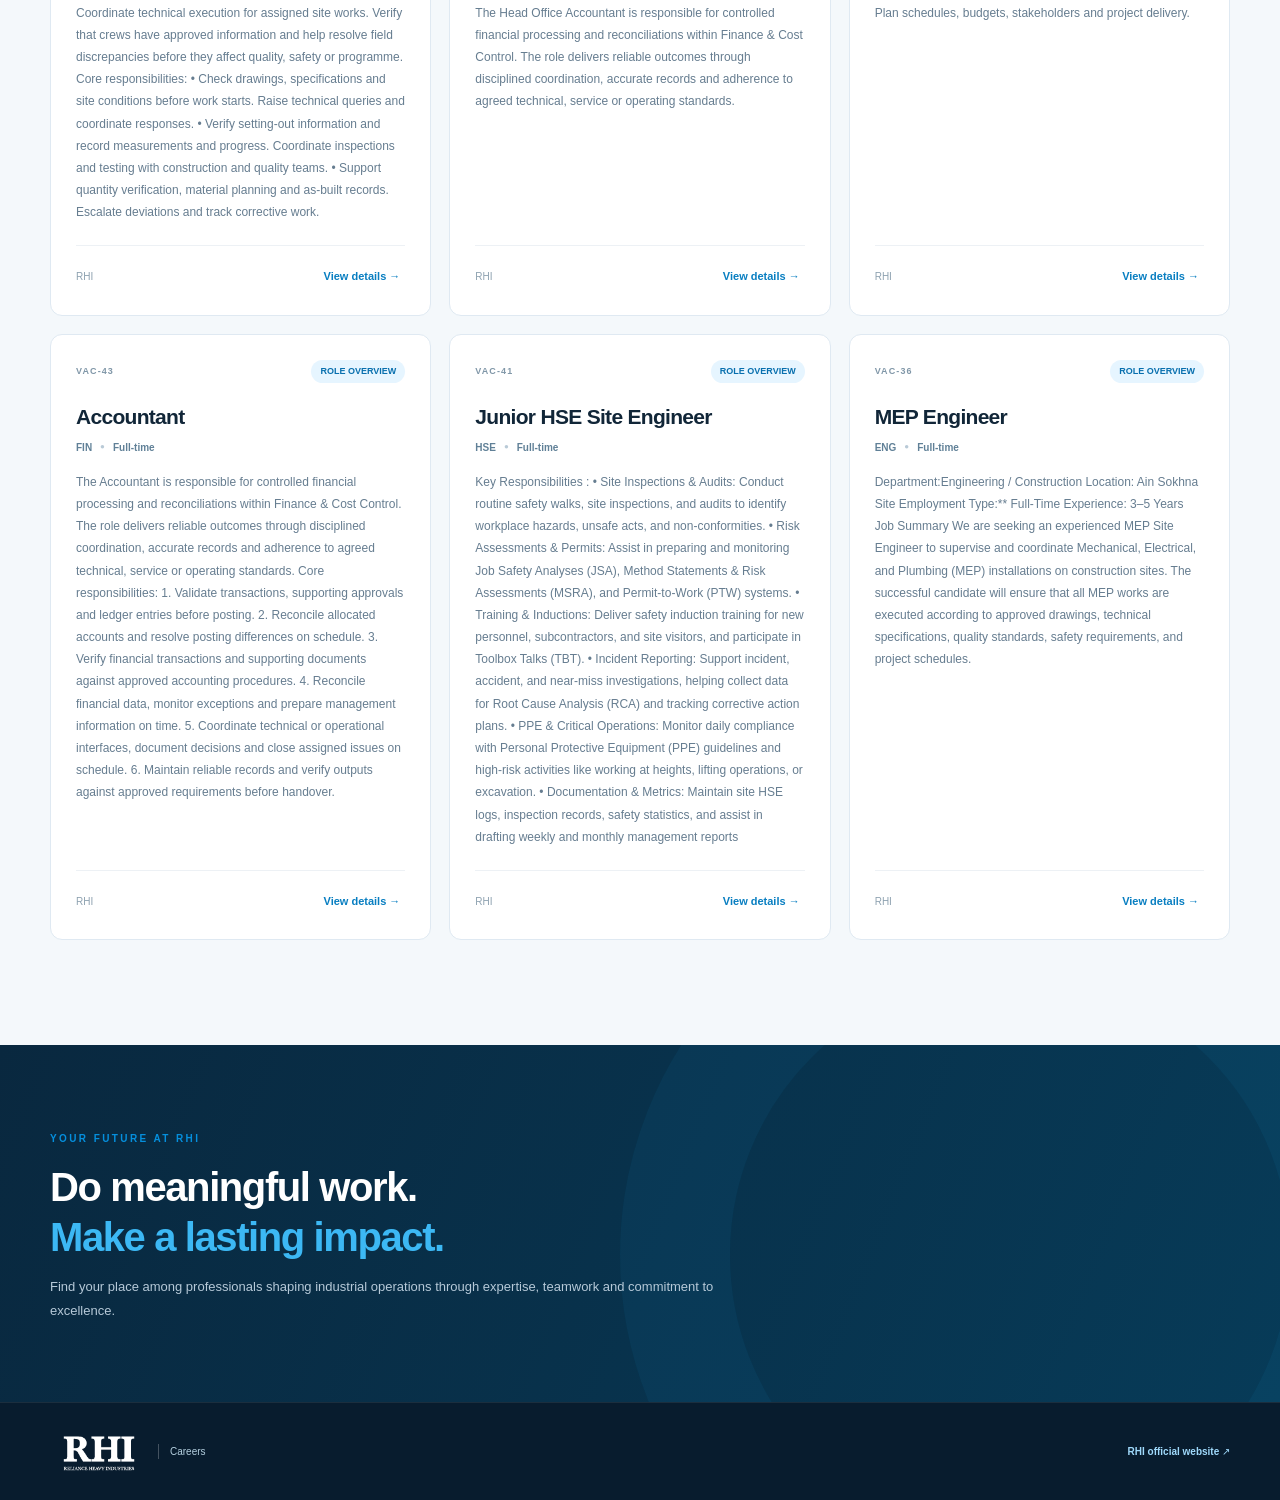
<file: icon-recruitment-demo/index.html>
<!doctype html>
<html lang="en">
<head>
  <meta charset="utf-8">
  <meta name="viewport" content="width=device-width, initial-scale=1">
  <meta name="color-scheme" content="light">
  <meta name="robots" content="noindex,nofollow">
  <meta name="description" content="RHI Careers — discover opportunities, grow your expertise, and build the future of industry with Reliance Heavy Industries.">
  <title>RHI Careers</title>
  <link rel="icon" type="image/svg+xml" href="assets/rhi-favicon.svg">
  <link rel="stylesheet" href="styles.css">
  <script src="app.js" defer></script>
</head>
<body>
  <a class="skip-link" href="#open-roles">Skip to roles</a>
  <header class="site-header">
    <div class="wrap nav-layout">
      <a class="brand" href="https://reliance-rhi.com/" aria-label="Reliance Heavy Industries website" target="_blank" rel="noopener noreferrer">
        <img src="assets/rhi-logo.png" alt="RHI — Reliance Heavy Industries" width="132" height="72">
      </a>
      <nav aria-label="Site navigation"><a href="#open-roles">Careers</a><a href="#why-rhi">Life at RHI</a><a class="nav-external" href="https://reliance-rhi.com/" target="_blank" rel="noopener noreferrer">RHI website <span aria-hidden="true">↗</span></a></nav>
    </div>
  </header>
  <main>
    <section class="hero" aria-labelledby="hero-title">
      <div class="hero-grid" aria-hidden="true"></div>
      <div class="wrap hero-layout">
        <div class="hero-copy">
          <div class="eyebrow"><span class="eyebrow-bar"></span> BUILD YOUR FUTURE WITH RHI</div>
          <h1 id="hero-title">Great work builds<br>a <em>stronger tomorrow.</em></h1>
          <p>Join the people powering industrial progress. Grow your career with a team driven by engineering excellence, safety and lasting impact.</p>
          <div class="hero-actions"><a class="button button-primary" href="#open-roles">Explore roles <span aria-hidden="true">↗</span></a><a class="button button-ghost" href="#why-rhi">Discover RHI <span aria-hidden="true">↓</span></a></div>
        </div>
        <div class="hero-photo" role="img" aria-label="RHI colleagues working together at an industrial facility"></div>
      </div>
      <div class="hero-edge" aria-hidden="true"></div>
    </section>
    <section class="value-strip" id="why-rhi" aria-labelledby="why-title">
      <div class="wrap value-grid">
        <div class="value-intro"><span class="section-kicker">GROW WITH RHI</span><h2 id="why-title">A team built on<br>expertise and ambition.</h2></div>
        <div class="value-item"><span class="value-number">01</span><h3>Relevant opportunities</h3><p>Discover opportunities across engineering, plant operations and project delivery.</p></div>
        <div class="value-item"><span class="value-number">02</span><h3>Structured applications</h3><p>Bring your experience to challenging industrial projects and practical solutions.</p></div>
        <div class="value-item"><span class="value-number">03</span><h3>Smarter decisions</h3><p>Work alongside specialists focused on quality, safety and continuous development.</p></div>
      </div>
    </section>
    <section class="jobs-section" id="open-roles" aria-labelledby="jobs-title">
      <div class="wrap">
        <div class="section-header"><div><span class="section-kicker">EXPLORE CAREER PATHS</span><h2 id="jobs-title">Explore the roles.</h2><p>Explore career paths and learn more about the roles and skills that shape our industry.</p></div><div class="count-bubble"><span id="total-count">00</span><small>positions</small></div></div>
        <div class="search-shell" aria-label="Filter positions">
          <label class="search-field" for="job-search"><span class="field-icon" aria-hidden="true">⌕</span><span class="sr-only">Search job titles or descriptions</span><input id="job-search" type="search" placeholder="Search roles, skills or projects…" autocomplete="off"></label>
          <div class="select-field"><label for="department-filter">Department</label><select id="department-filter"><option value="all">All departments</option></select></div>
          <div class="select-field"><label for="type-filter">Type</label><select id="type-filter"><option value="all">All types</option><option value="Full-time">Full-time</option><option value="Temporary">Temporary</option></select></div>
          <button class="reset-button" id="clear-filters" type="button">Clear</button>
        </div>
        <div class="results-header"><span id="results-label" role="status" aria-live="polite">Loading positions…</span></div>
        <div class="job-grid" id="job-grid" aria-live="polite"></div>
        <div class="empty-state" id="empty-state" hidden><div class="empty-glyph" aria-hidden="true">⌕</div><h3>No matching roles</h3><p>Try another keyword or reset the filters.</p><button type="button" id="empty-reset" class="button button-primary">Clear filters</button></div>
      </div>
    </section>
    <section class="closing-cta"><div class="wrap cta-inner"><div><span class="section-kicker">YOUR FUTURE AT RHI</span><h2>Do meaningful work.<br><em>Make a lasting impact.</em></h2><p>Find your place among professionals shaping industrial operations through expertise, teamwork and commitment to excellence.</p></div></div></section>
  </main>
  <footer class="footer"><div class="wrap footer-inner"><div class="footer-brand"><img src="assets/rhi-logo.png" alt="Reliance Heavy Industries" width="96" height="52"><span>Careers</span></div><a href="https://reliance-rhi.com/" target="_blank" rel="noopener noreferrer">RHI official website ↗</a></div></footer>
  <dialog class="job-dialog" id="job-dialog" aria-labelledby="dialog-title"><div class="dialog-body"><div class="dialog-header"><span class="section-kicker">POSITION DETAILS</span><button id="close-dialog" aria-label="Close details" class="dialog-close" type="button">×</button></div><div id="job-detail"></div></div></dialog>
  <dialog class="apply-dialog" id="apply-dialog" aria-labelledby="apply-title"><div class="dialog-body"><div class="dialog-header"><span class="section-kicker">APPLICATION PROCESS</span><button id="close-apply" aria-label="Close application preview" class="dialog-close" type="button">×</button></div><div class="apply-visual" aria-hidden="true">✦</div><h2 id="apply-title">Explore the candidate journey.</h2><p id="apply-role" class="apply-role"></p><p>Explore the application process. This page does not collect personal information or CVs, and no application is submitted.</p><div class="simulation-steps"><div><span>01</span><strong>Candidate intake</strong><small>Structured form and CV upload in the full system</small></div><div><span>02</span><strong>Duplicate prevention</strong><small>Candidate and vacancy matching before record creation</small></div><div><span>03</span><strong>AI screening</strong><small>Criteria-based analysis supports recruiter decisions</small></div><div><span>04</span><strong>Recruiter review</strong><small>Shortlisting and interviews stay with the team</small></div></div><div class="journey-stage" aria-live="polite" aria-atomic="true">
  <div class="journey-stage-top"><strong id="journey-step-label">STEP 01 / 04</strong><span>Preview only · No data collected</span></div>
  <h3 id="journey-step-title">Signed candidate intake</h3>
  <p id="journey-step-detail">In the connected recruitment system, Tally submits the candidate details and CV through a verified webhook.</p>
  <div id="journey-progress" class="journey-progress" role="progressbar" aria-label="Candidate journey stages" aria-valuemin="1" aria-valuemax="4" aria-valuenow="1"><span id="journey-progress-fill"></span></div>
</div><div class="journey-actions">
  <button type="button" id="journey-previous" class="button button-muted" disabled>← Previous</button>
  <button type="button" id="journey-next" class="button button-primary">Next stage →</button>
</div><button type="button" id="finish-apply" class="button button-primary">Back to roles <span aria-hidden="true">→</span></button></div></dialog>
</body>
</html>
</file>
<file: icon-recruitment-demo/styles.css>
:root{--ink:#112638;--deep:#081b2b;--blue:#098ff1;--blue2:#28b6ff;--muted:#627384;--line:#e5ebf0;--surface:#f5f8fb;--white:#fff;--card-shadow:0 22px 70px rgba(9,31,52,.09);font-family:Inter,ui-sans-serif,-apple-system,BlinkMacSystemFont,"Segoe UI",Arial,sans-serif;font-synthesis:none}*{box-sizing:border-box}html{scroll-behavior:smooth}body{margin:0;color:var(--ink);background:white;line-height:1.5}button,input,select{font:inherit}button{cursor:pointer}a{color:inherit;text-decoration:none}button:focus-visible,a:focus-visible,input:focus-visible,select:focus-visible{outline:3px solid #37aef8;outline-offset:4px}img{max-width:100%;object-fit:contain}.wrap{width:min(1180px,calc(100% - 72px));margin-inline:auto}.sr-only{position:absolute;width:1px;height:1px;overflow:hidden;clip:rect(0,0,0,0);white-space:nowrap}.skip-link{position:absolute;z-index:100;background:#fff;padding:10px;transform:translateY(-150%)}.skip-link:focus{transform:translateY(0)}.demo-ribbon{min-height:35px;padding:8px 20px;background:#dbeefa;color:#11557f;display:flex;align-items:center;justify-content:center;gap:10px;text-align:center;font-size:10px;font-weight:800;letter-spacing:1.1px}.ribbon-pulse,.live-dot,.status-dot{display:inline-block;background:#0594ee;border-radius:100%;height:7px;width:7px;flex:none}.ribbon-separator{opacity:.4}.site-header{background:white;position:relative;z-index:4;border-bottom:1px solid #e8eff5}.nav-layout{display:flex;justify-content:space-between;align-items:center;height:84px}.brand{display:flex;align-items:center;gap:13px}.brand img{width:114px;height:auto;max-height:52px;object-fit:contain}.brand-type{display:flex;flex-direction:column;gap:0;line-height:1}.brand-type b{font-size:27px;font-weight:900;letter-spacing:1.5px}.brand-type>span{font-size:10px;letter-spacing:2.4px;color:#5790b4;font-weight:800;margin-top:5px}.site-header nav{display:flex;align-items:center;gap:35px;font-size:12px;font-weight:700}.site-header nav a:hover{color:#088dec}.site-header nav .nav-external{border:1px solid #dbe5ed;border-radius:8px;padding:12px 18px}.site-header nav .nav-external span{margin-left:12px;color:#128ed6}.hero{background:#071c2f;color:white;min-height:635px;position:relative;overflow:hidden}.hero::before{content:"";position:absolute;inset:0;background:radial-gradient(ellipse at 86% 8%,rgba(0,161,255,.19),transparent 36%),radial-gradient(ellipse at 12% 85%,rgba(28,91,146,.13),transparent 38%)}.hero-grid{position:absolute;inset:0;opacity:.13;background-image:linear-gradient(#5b97cc 1px,transparent 1px),linear-gradient(90deg,#5b97cc 1px,transparent 1px);background-size:85px 85px;mask-image:linear-gradient(90deg,transparent,#000 35%,#000);pointer-events:none}.hero-layout{min-height:635px;position:relative;z-index:1;display:grid;grid-template-columns:1fr 430px;align-items:center;gap:70px;padding:70px 0 83px}.hero-copy{max-width:635px}.eyebrow,.section-kicker{font-size:10px;font-weight:900;letter-spacing:2.4px}.eyebrow{color:#a0c3d9;display:flex;align-items:center;gap:12px}.eyebrow-bar{height:2px;width:33px;background:#21aaff}.hero h1{font-weight:800;letter-spacing:-3.1px;line-height:1.12;font-size:clamp(44px,4.2vw,67px);margin:24px 0 21px}.hero h1 em{font-style:normal;color:#41beff}.hero-copy>p{max-width:535px;color:#bdcbd8;font-size:16px;line-height:1.82;margin:0 0 34px}.hero-actions{display:flex;gap:14px;flex-wrap:wrap}.button{border:0;display:inline-flex;gap:20px;align-items:center;justify-content:center;font-weight:800;transition:transform .22s,background .22s,box-shadow .22s;border-radius:9px;padding:15px 23px;font-size:12px}.button:hover{transform:translateY(-2px)}.button-primary{background:#149eec;color:#fff;box-shadow:0 11px 32px rgba(8,155,235,.2)}.button-primary:hover{background:#0c86d5}.button-ghost{background:transparent;color:#d9e7f2;border:1px solid #5e7a90}.button-ghost:hover{background:#173e57}.hero-note{display:flex;align-items:center;gap:11px;color:#8ba4b8;font-size:11px;margin-top:27px}.note-icon{border:1px solid #6889a0;border-radius:50%;font-size:9px;display:inline-grid;place-items:center;width:16px;height:16px;flex:none}.experience-card{background:#fff;border:1px solid rgba(255,255,255,.18);color:#0c293d;box-shadow:0 28px 65px rgba(0,0,0,.25);border-radius:17px;overflow:hidden;transform:perspective(1200px) rotateY(-4deg) rotateX(1deg)}.experience-head{background:#edf5fb;display:flex;align-items:center;justify-content:space-between;padding:18px 25px;border-bottom:1px solid #e6eef5;font-size:10px;font-weight:800;letter-spacing:1.8px;color:#5a7892}.tiny-demo{padding:5px 7px;background:#d8effd;color:#0375be;font-size:8px;letter-spacing:.7px;border-radius:5px}.experience-top{display:flex;gap:13px;align-items:center;padding:26px 27px 15px}.process-symbol{font-size:42px;color:#0797e9;line-height:1}.experience-top div{display:flex;flex-direction:column}.process-kicker{color:#7b95a7;font-size:11px}.experience-top strong{font-size:19px;letter-spacing:-.5px}.process-rail{padding:5px 31px 23px}.rail-row{display:grid;grid-template-columns:34px 1fr 24px;gap:15px;align-items:center;min-height:77px;position:relative}.rail-row:not(:last-child):after{position:absolute;content:"";height:36px;left:16px;top:59px;border-left:2px dashed #cee5f4}.rail-icon{z-index:1;display:grid;place-items:center;width:34px;height:34px;border-radius:50%;border:1px solid #cddde9;color:#87a1b4;background:#fff;font-size:18px}.rail-icon.filled{background:#e4f4ff;border-color:#c1e4fa;color:#0686d8;font-size:14px}.rail-icon.active{background:#0c99ed;color:#fff;border-color:#0c99ed;box-shadow:0 0 0 6px #e3f3ff;animation:floatPulse 2.6s ease-in-out infinite}.rail-row>div{display:flex;flex-direction:column}.rail-row strong{font-size:13px}.rail-row div span{font-size:11px;color:#8499aa;margin-top:3px}.rail-meta{font-size:11px;color:#9eb2c0;font-weight:800}.experience-bottom{border-top:1px solid #edf2f7;padding:17px 28px;display:flex;justify-content:space-between;align-items:center;color:#7292ab;font-size:10px}.experience-bottom>span:first-child{display:flex;align-items:center;gap:8px}.hero-edge{position:absolute;height:50px;background:#fff;bottom:-37px;left:-5%;right:-5%;transform:rotate(-1deg)}@keyframes floatPulse{50%{box-shadow:0 0 0 10px #e3f3ff}}.value-strip{padding:88px 0 84px;background:#fff}.value-grid{display:grid;grid-template-columns:1.35fr 1fr 1fr 1fr;gap:40px;align-items:start}.section-kicker{color:#058fdd}.value-intro h2{font-size:30px;line-height:1.25;letter-spacing:-1.1px;margin:15px 0 0}.value-item{padding:0 0 0 26px;border-left:1px solid #dfebf2}.value-number{font-size:11px;letter-spacing:1.4px;color:#139ee8;font-weight:900}.value-item h3{font-size:15px;margin:19px 0 9px}.value-item p{font-size:12px;color:#708294;line-height:1.85;margin:0}.jobs-section{background:#f4f8fb;padding:92px 0 105px}.section-header{display:flex;justify-content:space-between;align-items:end;gap:26px;margin-bottom:34px}.section-header h2{font-size:44px;letter-spacing:-2px;margin:8px 0 10px}.section-header p{font-size:13px;color:#748699;margin:0;line-height:1.75;max-width:660px}.count-bubble{text-align:center;display:flex;flex-direction:column;justify-content:center;align-items:center;background:white;border:1px solid #e0e9f2;box-shadow:0 10px 32px rgba(18,48,72,.04);border-radius:12px;min-width:118px;min-height:94px}.count-bubble span{font-weight:850;letter-spacing:-1px;font-size:32px;line-height:1}.count-bubble small{font-size:10px;letter-spacing:.2px;margin-top:8px;color:#7890a4}.search-shell{background:#fff;padding:11px;display:grid;grid-template-columns:minmax(230px,1.6fr) minmax(145px,.9fr) minmax(135px,.7fr) 82px;align-items:center;gap:10px;border:1px solid #e1eaf2;box-shadow:0 10px 45px rgba(8,37,65,.05);border-radius:14px}.search-field{height:58px;border-radius:9px;background:#f8fafc;display:flex;align-items:center;padding:0 16px}.search-field .field-icon{font-size:29px;line-height:1;color:#76a5c1;margin-right:15px}.search-field input{outline:0;border:0;background:transparent;width:100%;min-width:0;font-size:13px;color:#1b3b51}.search-field input::placeholder{color:#8294a4}.select-field{display:flex;flex-direction:column;border-left:1px solid #e4edf4;padding:0 13px}.select-field label{font-size:10px;color:#8da1b2;margin-bottom:3px}.select-field select{border:0;outline:0;width:100%;color:#1c3446;font-size:12px;font-weight:750;background:transparent;padding:3px 0}.reset-button{background:none;border:0;color:#087dba;font-size:11px;font-weight:800}.reset-button:hover{text-decoration:underline}.results-header{display:flex;justify-content:space-between;align-items:center;margin:23px 0 20px;color:#718699;font-size:12px}.results-hint{display:flex;gap:8px;align-items:center;color:#94a5b2}.status-dot{width:7px;height:7px;background:#41b4ed}.job-grid{display:grid;grid-template-columns:repeat(3,minmax(0,1fr));gap:18px}.job-card{min-height:282px;background:white;border-radius:12px;border:1px solid #dfe9f2;padding:25px;display:flex;flex-direction:column;transition:box-shadow .2s,transform .2s,border-color .2s}.job-card:hover{transform:translateY(-4px);box-shadow:var(--card-shadow);border-color:#afd9f1}.job-card.is-filled{background:#fdfefe}.job-top{display:flex;align-items:center;justify-content:space-between;gap:10px}.job-reference{font-size:9px;letter-spacing:1.1px;color:#8097a8;font-weight:800}.job-pill{font-size:9px;font-weight:900;white-space:nowrap;padding:5px 9px;border-radius:20px;color:#086fae;background:#e6f5ff}.job-pill.filled{background:#f0f2f5;color:#6d8090}.job-card h3{font-size:21px;letter-spacing:-.7px;line-height:1.3;margin:20px 0 9px}.job-meta{display:flex;gap:8px;align-items:center;font-size:10px;font-weight:700;color:#608097;flex-wrap:wrap}.job-meta .divider-dot{font-size:8px;color:#b9cad7}.job-card>p{font-size:12px;color:#667d90;line-height:1.85;margin:16px 0 22px;flex:1}.job-bottom{border-top:1px solid #edf1f5;padding-top:17px;display:flex;align-items:center;justify-content:space-between;gap:14px}.job-bottom>span{font-size:10px;color:#8da1b0}.job-bottom>button{font-size:11px;color:#087ec1;font-weight:800;background:transparent;border:0;padding:5px}.job-bottom>button:hover{text-decoration:underline}.empty-state{padding:72px 15px;text-align:center;border-radius:15px;background:#fff;border:1px solid #e5edf3}.empty-state[hidden]{display:none}.empty-glyph{font-size:50px;color:#86b9d9}.empty-state h3{margin:5px 0}.empty-state p{color:#8195a5;margin-bottom:24px}.jobs-footnote{background:#e9f3fb;border:1px solid #d7eaf8;padding:18px 21px;border-radius:9px;color:#5e7e93;font-size:11px;line-height:1.8;margin-top:28px}.jobs-footnote>span{font-size:19px;color:#0b9cde;vertical-align:middle;margin-right:7px}.closing-cta{position:relative;overflow:hidden;background:#0b263b;color:white;padding:80px 0}.closing-cta:after{content:"";position:absolute;right:-120px;top:-180px;width:560px;height:560px;border-radius:50%;border:110px solid rgba(33,175,240,.055);pointer-events:none}.cta-inner{display:flex;justify-content:space-between;align-items:center;gap:60px;position:relative;z-index:1}.cta-inner h2{font-size:40px;line-height:1.25;letter-spacing:-1.4px;margin:13px 0}.cta-inner h2 em{font-style:normal;color:#3cb8f4}.cta-inner p{font-size:13px;color:#b6c9d8;max-width:700px;line-height:1.8;margin:0}.button-light{background:#fff;color:#083a59;min-width:155px}.button-light:hover{background:#deeff9}.footer{background:#fff;padding:27px 0}.footer-inner{display:flex;justify-content:space-between;align-items:center;gap:20px;color:#738999;font-size:10px}.footer-brand{display:flex;gap:10px;align-items:center}.footer-brand img{width:96px;height:auto;max-height:43px;object-fit:contain}.footer-brand strong{font-size:17px;color:#0b2e47;letter-spacing:1px}.footer-brand>span{border-left:1px solid #dee7ee;padding-left:11px}.footer-inner>a{color:#087dc3;font-weight:750}.job-dialog,.apply-dialog{border:0;padding:0;border-radius:15px;box-shadow:0 30px 120px rgba(0,10,25,.37);width:min(560px,calc(100% - 32px));max-height:min(760px,calc(100vh - 36px));overflow:auto;color:#163249}.job-dialog::backdrop,.apply-dialog::backdrop{background:rgba(2,19,32,.68);backdrop-filter:blur(4px)}.dialog-body{padding:30px 33px 33px}.dialog-header{display:flex;align-items:center;justify-content:space-between}.dialog-close{display:grid;place-items:center;border-radius:50%;width:34px;height:34px;border:1px solid #e0e9ef;background:#f8fafc;font-size:22px;color:#628095}.dialog-body h2{font-size:31px;letter-spacing:-1.2px;line-height:1.2;margin:19px 0 12px}.dialog-subtitle{color:#7a92a3;font-size:12px;margin:0 0 22px}.dialog-body h3{font-size:13px;margin:25px 0 9px}.dialog-body p{font-size:13px;color:#657d8e;line-height:1.75}.dialog-tags{display:flex;gap:9px;flex-wrap:wrap;margin-top:17px}.dialog-tags span{padding:6px 10px;border:1px solid #d9e8f2;background:#eff7fc;border-radius:6px;color:#367eac;font-size:10px;font-weight:700}.dialog-facts{display:grid;grid-template-columns:1fr 1fr;gap:12px;margin:22px 0}.dialog-facts>div{background:#f3f7fa;border-radius:8px;padding:12px}.dialog-facts small{font-size:10px;color:#8399a8;display:block}.dialog-facts strong{font-size:12px;display:block;margin-top:5px}.dialog-action{display:flex;gap:12px;flex-wrap:wrap;align-items:center;border-top:1px solid #e7edf2;padding-top:22px;margin-top:20px}.button-muted{background:#f0f5f8;color:#395a72}.dialog-disclaimer{color:#93a6b5;font-size:10px!important}.apply-visual{margin:25px 0 10px;background:linear-gradient(135deg,#d8efff,#e9f7ff);display:grid;place-items:center;color:#159ee8;font-size:40px;width:75px;height:75px;border-radius:20px}.apply-dialog .apply-role{font-weight:800;color:#1688c5}.simulation-steps{margin:23px 0 28px;display:flex;flex-direction:column;gap:8px}.simulation-steps>div{display:grid;grid-template-columns:35px 1fr;column-gap:9px;border:1px solid #e7eff5;border-radius:9px;padding:13px 15px}.simulation-steps>div>span{grid-row:span 2;color:#008ee4;font-weight:900;font-size:12px}.simulation-steps strong{font-size:12px}.simulation-steps small{font-size:11px;color:#8095a5;margin-top:3px}#finish-apply{width:100%}body.modal-open{overflow:hidden}@media(max-width:1030px){.hero-layout{grid-template-columns:1fr 350px;gap:30px}.hero h1{font-size:51px}.value-grid{gap:18px}.job-grid{grid-template-columns:repeat(2,1fr)}}@media(max-width:760px){.wrap{width:min(100% - 34px,650px)}.demo-ribbon{font-size:9px;line-height:1.6;flex-wrap:wrap}.nav-layout{height:73px}.site-header nav{gap:14px;font-size:11px}.site-header nav a:nth-child(1){display:none}.site-header nav .nav-external{padding:9px 11px}.hero-layout{min-height:auto;display:block;padding:74px 0 85px}.hero h1{font-size:clamp(39px,9vw,58px);letter-spacing:-2px}.hero-copy>p{font-size:14px}.experience-card{transform:none;max-width:460px;margin:48px auto 0}.value-strip{padding:60px 0}.value-grid{grid-template-columns:1fr 1fr;gap:30px}.value-intro{grid-column:1/-1}.jobs-section{padding:65px 0}.section-header h2{font-size:38px}.search-shell{grid-template-columns:1fr 1fr;gap:7px}.search-field{grid-column:1/-1}.select-field{border-left:0;border-top:1px solid #edf2f6;padding:10px 12px}.reset-button{grid-column:1/-1;padding:8px}.closing-cta{padding:70px 0}.cta-inner{align-items:start;flex-direction:column;gap:22px}.footer-inner{flex-wrap:wrap;justify-content:center;text-align:center}}@media(max-width:480px){.brand img{width:36px}.brand-type b{font-size:23px}.brand-type>span{font-size:8px}.site-header nav a:nth-child(2){display:none}.hero-actions{flex-direction:column;align-items:stretch}.hero-actions .button{justify-content:space-between}.hero-note{align-items:flex-start}.experience-top,.process-rail{padding-inline:18px}.experience-bottom{padding:14px}.experience-card{margin-top:35px}.value-grid{grid-template-columns:1fr;gap:20px}.value-intro{grid-column:auto}.value-item{padding-left:17px}.section-header{align-items:flex-start}.section-header h2{font-size:35px}.count-bubble{min-width:78px;min-height:77px}.count-bubble span{font-size:26px}.count-bubble small{font-size:9px}.job-grid{grid-template-columns:1fr}.jobs-footnote{font-size:10px}.footer-inner{flex-direction:column}.dialog-body{padding:22px}.dialog-facts{grid-template-columns:1fr}.cta-inner h2{font-size:32px}}@media(prefers-reduced-motion:reduce){html{scroll-behavior:auto}.button,.job-card{transition:none}.rail-icon.active{animation:none}}

/* Presentation-only brand overrides. Default variables preserve current ICON look. */
:root{--brand-primary:#149eec;--brand-primary-hover:#0c86d5;--brand-deep:#071c2f}
.hero{background:var(--brand-deep)}
.button-primary{background:var(--brand-primary)}
.button-primary:hover{background:var(--brand-primary-hover)}
.journey-stage{background:#f5f9fd;border:1px solid #dceaf4;border-radius:12px;padding:18px 19px;margin:12px 0 15px}
.journey-stage-top{display:flex;gap:12px;justify-content:space-between;align-items:center;font-size:10px;color:#5f8299}
.journey-stage-top strong{color:#157cb4;font-size:11px;letter-spacing:1px}
.journey-stage h3{font-size:17px;margin:14px 0 8px;color:#173248}
.journey-stage p{margin:0 0 16px;font-size:12px;line-height:1.65}
.journey-progress{height:7px;border-radius:100px;background:#d9e8f3;overflow:hidden}
.journey-progress span{display:block;height:100%;width:25%;background:var(--brand-primary);border-radius:100px;transition:width .25s ease}
.journey-actions{display:flex;gap:10px;margin:0 0 12px}
.journey-actions .button{flex:1;text-align:center;justify-content:center}
.journey-actions button:disabled{opacity:.5;cursor:not-allowed;box-shadow:none}
@media (prefers-reduced-motion:reduce){.journey-progress span{transition:none}}
@media(max-width:460px){.journey-stage-top{align-items:flex-start;flex-direction:column;gap:3px}.journey-actions{flex-direction:column}}


/* RHI careers client presentation: premium photographic hero */
:root{--brand-primary:#149eec;--brand-primary-hover:#0b8bda;--brand-deep:#071c2f}
body{background:#fff}
.site-header{background:#091f34;border-bottom:1px solid rgba(255,255,255,.10)}
.nav-layout{height:91px}
.brand img{width:132px;height:72px;object-fit:contain;object-position:left center}
.site-header nav{color:#ecf6fd;gap:32px}
.site-header nav a:hover{color:#6bceff}
.site-header nav .nav-external{border-color:rgba(197,226,245,.31);background:rgba(255,255,255,.045)}
.site-header nav .nav-external span{color:#5bc7ff}
.hero{background:linear-gradient(110deg,#061b2e 0%,#06253b 53%,#063456 100%);min-height:660px}
.hero::before{z-index:0;background:radial-gradient(ellipse at 75% 22%,rgba(30,169,241,.16),transparent 50%),linear-gradient(110deg,rgba(5,25,42,.5),transparent 60%)}
.hero-grid{z-index:1;opacity:.095}
.hero-layout{position:relative;min-height:660px;display:flex;align-items:center;gap:0;padding:96px 0 102px}
.hero-photo{position:absolute;z-index:0;top:0;bottom:0;left:44%;right:-18vw;background-image:linear-gradient(0deg,rgba(5,23,40,.75),transparent 34%),linear-gradient(90deg,rgba(5,26,44,.22),rgba(5,26,44,.03)),url("assets/rhi-team-crisp.webp");background-size:cover;background-position:center center;background-repeat:no-repeat;opacity:.94;mask-image:linear-gradient(to right,transparent 0%,rgba(0,0,0,.4) 16%,#000 49%);-webkit-mask-image:linear-gradient(to right,transparent 0%,rgba(0,0,0,.4) 16%,#000 49%);pointer-events:none}
.hero-copy{position:relative;z-index:2;max-width:670px}
.eyebrow{color:#a8daf2;letter-spacing:2.5px;font-size:11px}
.hero h1{font-size:clamp(45px,5vw,77px);line-height:1.07;letter-spacing:-.055em;margin:26px 0 25px;max-width:720px;text-shadow:0 3px 25px rgba(5,24,41,.14)}
.hero h1 em{color:#3bbcff}
.hero-copy>p{font-size:17px;line-height:1.85;max-width:545px;color:#c7ddec;margin:0 0 36px}
.hero-actions{gap:14px}
.button-primary{background:#139eeb}
.button-primary:hover{background:#0589d4}
.value-strip{background:#fff}
.value-intro h2{max-width:315px}
.closing-cta{background:linear-gradient(112deg,#09283f,#073b58)}
.footer{background:#081c2e;border-top:1px solid rgba(255,255,255,.08)}
.footer-inner{color:#b4cfdf}
.footer-brand img{width:98px;height:53px;object-fit:contain}
.footer-brand>span{border-color:rgba(255,255,255,.24)}
.footer-inner>a{color:#9fd9fb}
@media(max-width:1030px){
 .hero-photo{left:33%;right:-60px}
 .hero-copy{max-width:60%}
 .hero h1{font-size:clamp(46px,5.2vw,64px)}
}
@media(max-width:760px){
 .nav-layout{height:76px}
 .brand img{width:101px;height:56px}
 .site-header nav{gap:12px;font-size:11px}
 .site-header nav .nav-external{padding:9px 10px}
 .hero{min-height:620px}
 .hero-layout{min-height:620px;padding:86px 0 92px;display:flex}
 .hero-copy{max-width:100%}
 .hero h1{font-size:clamp(42px,9.4vw,62px);letter-spacing:-.045em}
 .hero-copy>p{max-width:475px;font-size:14px}
 .hero-photo{left:20%;right:-65px;opacity:.27;mask-image:linear-gradient(to right,transparent,black 68%);-webkit-mask-image:linear-gradient(to right,transparent,black 68%)}
 .footer-inner{gap:15px}
}
@media(max-width:390px){
 .site-header nav a:first-child{display:none}
 .hero h1{font-size:39px}
 .hero-actions{gap:9px}
 .hero-actions .button{padding:14px 16px}
}


/* RHI reference design: diagonal architectural layers and depth */
.hero{isolation:isolate;background:linear-gradient(116deg,#06192b 0%,#052843 58%,#06406a 100%);overflow:hidden}
.hero::before{z-index:0;background:radial-gradient(ellipse at 77% 12%,rgba(55,162,228,.16),transparent 52%),linear-gradient(112deg,rgba(3,23,42,.18) 10%,rgba(3,23,42,.04) 85%)}
.hero-photo{background-position:center 38%;background-size:cover;filter:saturate(1.06) contrast(1.05);mask-image:linear-gradient(90deg,transparent 0%,rgba(0,0,0,.25) 17%,rgba(0,0,0,.9) 42%,#000 64%);-webkit-mask-image:linear-gradient(90deg,transparent 0%,rgba(0,0,0,.25) 17%,rgba(0,0,0,.9) 42%,#000 64%)}
.hero-photo::before{content:"";position:absolute;inset:0;background:linear-gradient(156deg,rgba(18,104,164,.04) 0%,rgba(10,68,112,.08) 37%,rgba(3,30,53,.52) 100%);clip-path:polygon(0 66%,100% 100%,100% 100%,0 100%);pointer-events:none}
.hero-photo::after{content:"";position:absolute;inset:0;background:linear-gradient(123deg,rgba(15,68,109,.30),rgba(2,31,58,.1) 60%);clip-path:polygon(0 0,23% 0,100% 100%,67% 100%);pointer-events:none}
.hero::after{content:"";position:absolute;z-index:1;inset:0;background:linear-gradient(13deg,rgba(0,47,79,.56),rgba(7,51,82,.13) 44%,transparent 65%);clip-path:polygon(0 72%,100% 100%,100% 100%,0 100%);pointer-events:none}
.hero-grid{z-index:1;opacity:.12}
.hero-layout{z-index:2}
.hero-copy{z-index:3}
@media (max-width:760px){
 .hero-photo{background-position:center 35%;opacity:.39}
 .hero::after{opacity:.68}
}
</file>
